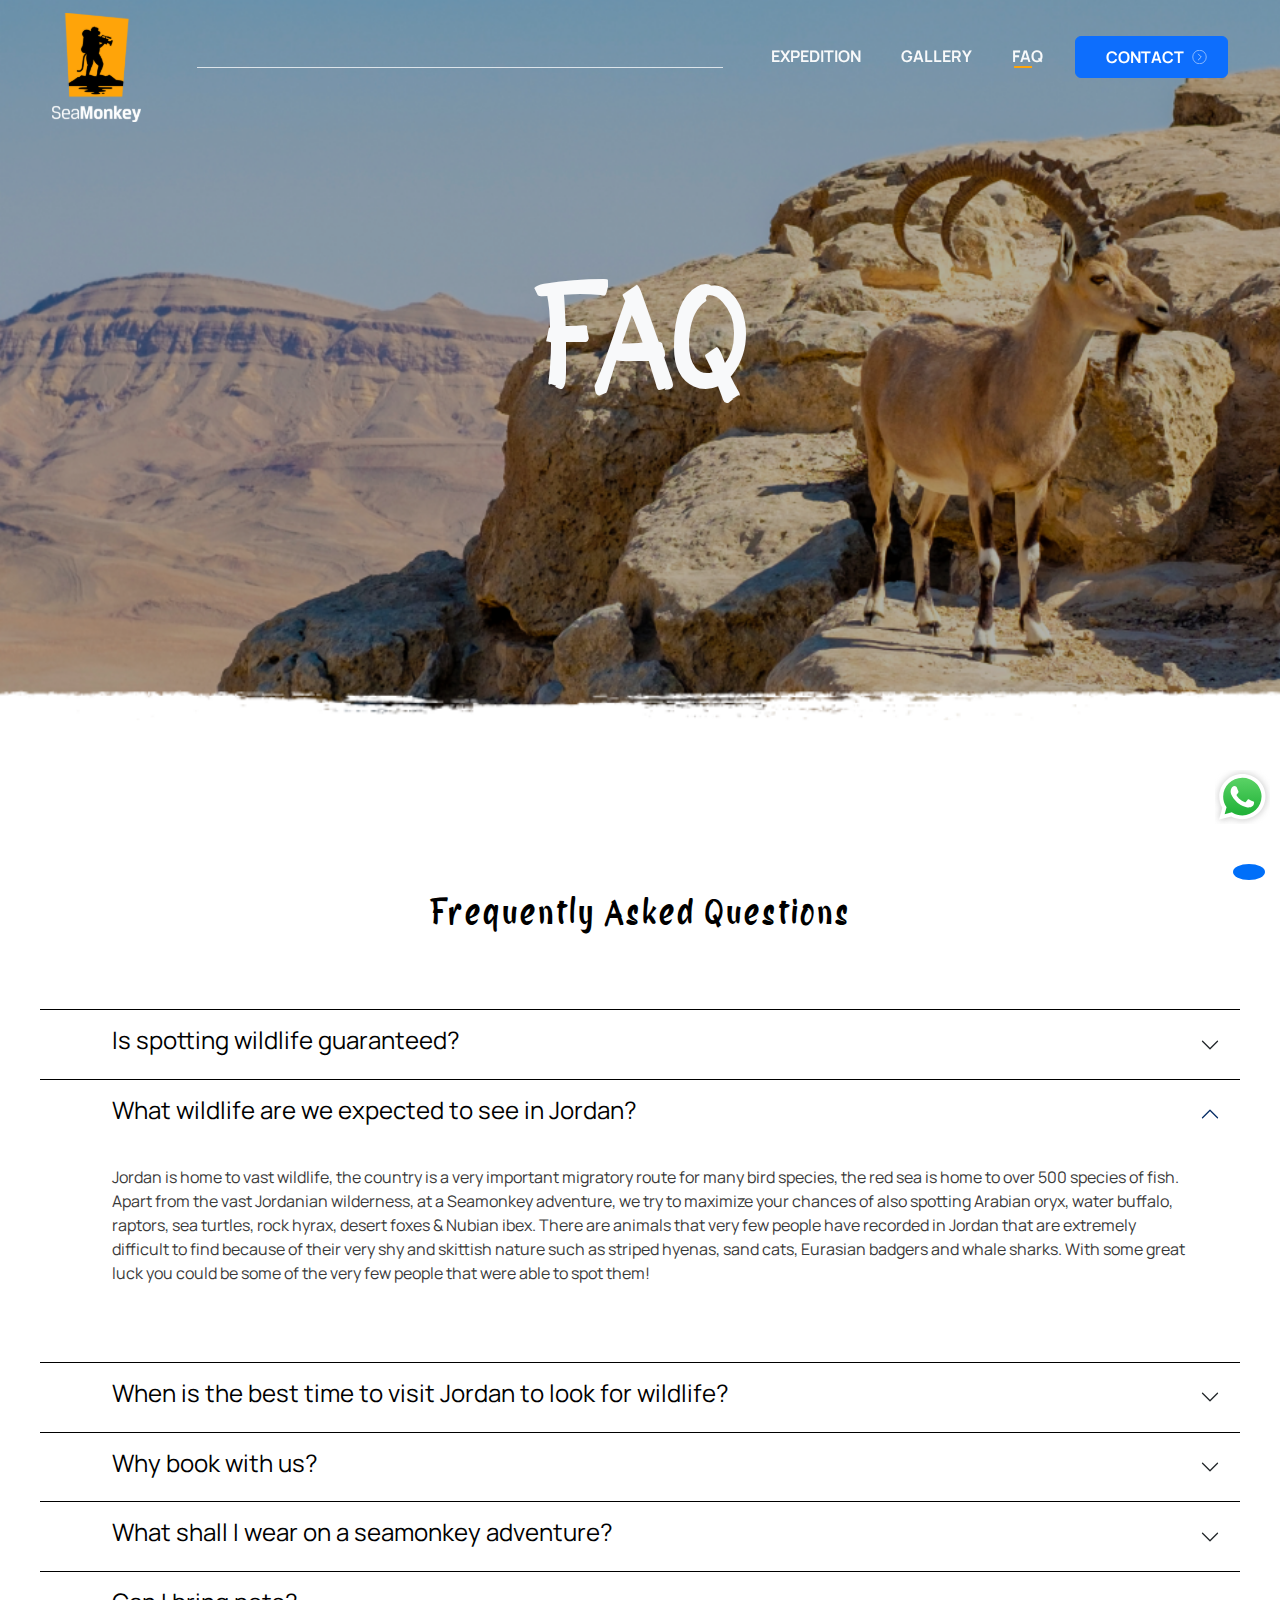
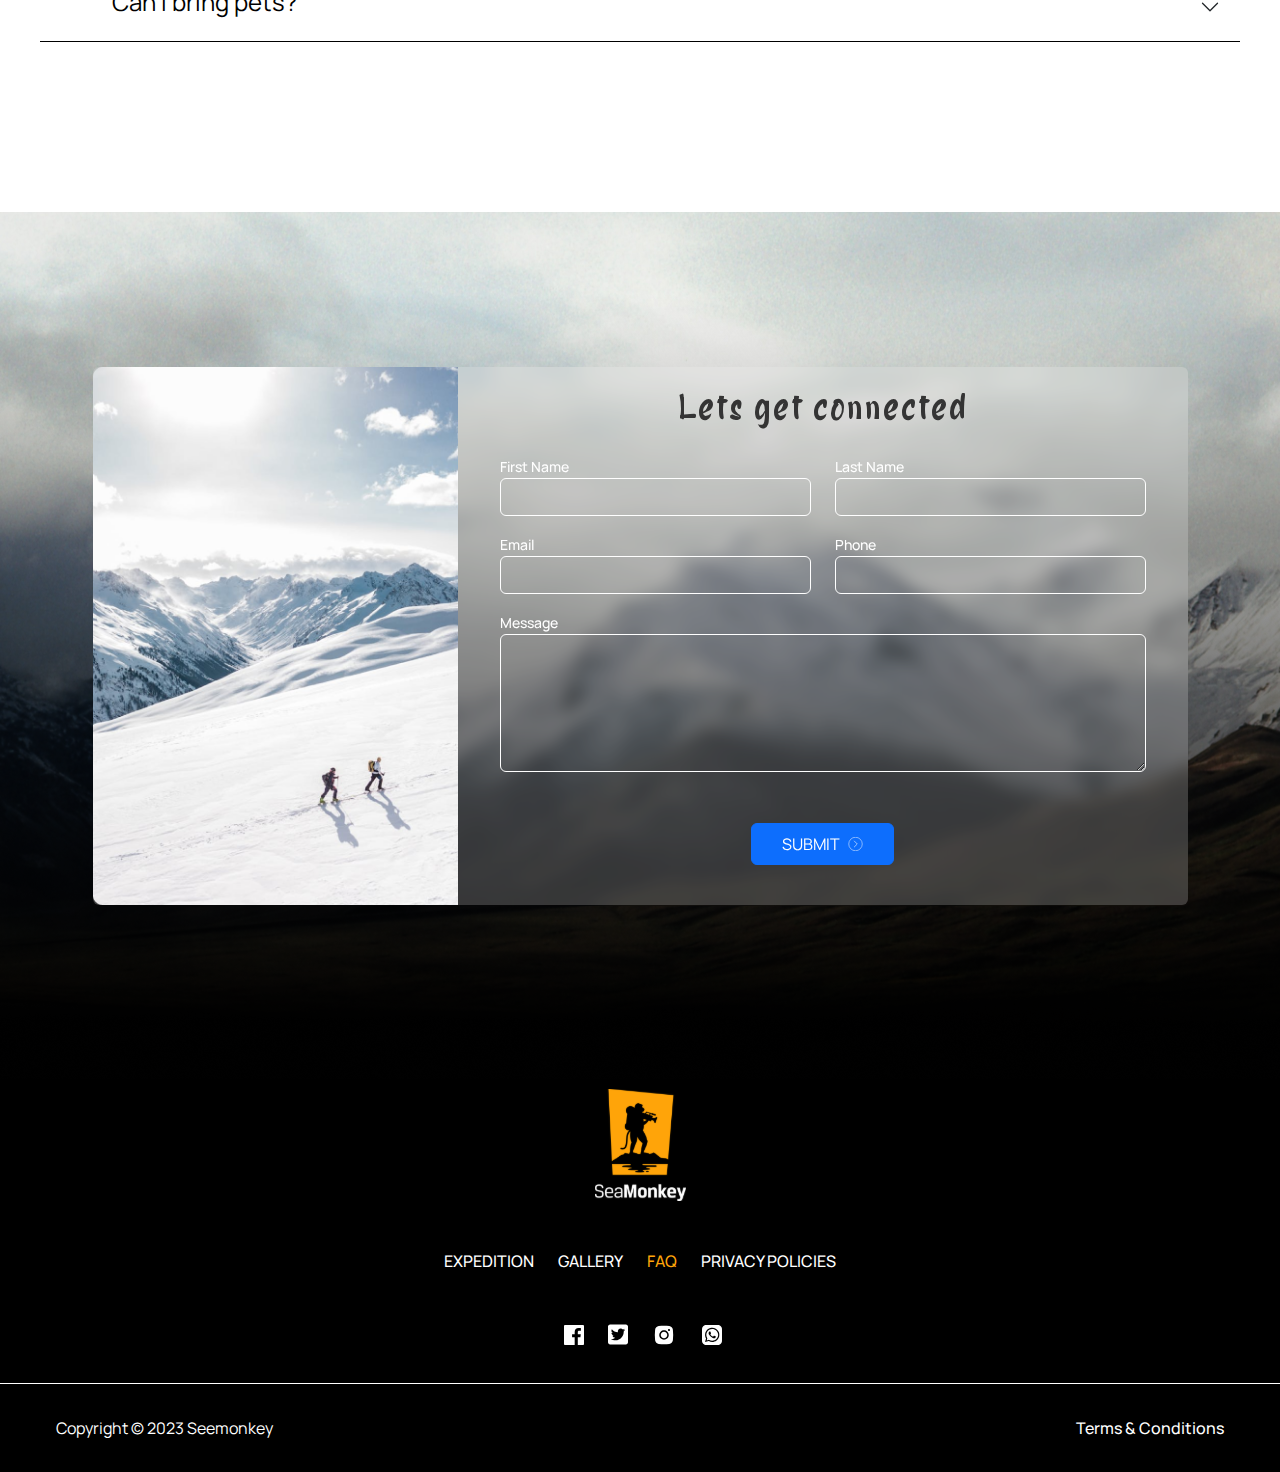
<file: pages/faq.html>
<!DOCTYPE html>
<html lang="en">

<head>
    <meta charset="UTF-8">
    <meta name="viewport" content="width=device-width, initial-scale=1.0">
    <title>Sea Monkey | Untamed Wilderness</title>

    <link rel="shortcut icon" href="../images/favicon.svg" type="image/x-icon">

    <!-- css linking  -->
    <link rel="stylesheet" href="../css/style.css">
    <link rel="stylesheet" href="../css/default.css">
    <link rel="stylesheet" href="../css/responsive.css">

    <!-- bootstrap linking  -->
    <link href="https://cdn.jsdelivr.net/npm/bootstrap@5.3.3/dist/css/bootstrap.min.css" rel="stylesheet"
        integrity="sha384-QWTKZyjpPEjISv5WaRU9OFeRpok6YctnYmDr5pNlyT2bRjXh0JMhjY6hW+ALEwIH" crossorigin="anonymous">

    <link rel="stylesheet" href="https://cdnjs.cloudflare.com/ajax/libs/font-awesome/6.5.1/css/all.min.css"
        integrity="sha512-DTOQO9RWCH3ppGqcWaEA1BIZOC6xxalwEsw9c2QQeAIftl+Vegovlnee1c9QX4TctnWMn13TZye+giMm8e2LwA=="
        crossorigin="anonymous" referrerpolicy="no-referrer" />


</head>

<body>

    <header id="navbar">
        <div class="container">
            <nav class="navbar navbar-expand-lg">
                <div class="container-fluid">
                    <a class="navbar-brand" href="../index.html">
                        <img src="../images/header_logo.svg" alt="Bootstrap">
                    </a>

                    <button class="navbar-toggler bg-light" type="button" data-bs-toggle="collapse"
                        data-bs-target="#navbarSupportedContent" aria-controls="navbarSupportedContent"
                        aria-expanded="false" aria-label="Toggle navigation">
                        <span class="navbar-toggler-icon bg-light"></span>
                    </button>
                    <hr class="hrcenter" width="547px" style="color: #ffffff; opacity: .75;">
                    <div class="collapse navbar-collapse" id="navbarSupportedContent">
                        <ul class="navbar-nav gap-4 mb-2 mb-lg-0 ms-auto text-center ">
                            <li class="nav-item">
                                <a class="nav-link active text-light " aria-current="page"
                                    href="../index.html">EXPEDITION</a>
                            </li>
                            <li class="nav-item">
                                <a class="nav-link active text-light" aria-current="page"
                                    href="../pages/gallery.html">GALLERY</a>
                            </li>
                            <li class="nav-item">
                                <a class="nav-link active text-light" aria-current="page" href="#faq">FAQ</a>
                                <img src="../images/faq-ylw.svg" alt="" class="active-link">
                            </li>
                            <li class="nav-item">
                                <a href="#form"><button type="button" class="btn btn-primary">CONTACT</button>
                                </a>
                            </li>
                        </ul>
                    </div>
                </div>
            </nav>
        </div>
    </header>

    <!-- home section  -->
    <section id="faq-home">
        <div class="wrapper">
            <section id="title">
                <div class="container text-light text-center">
                    <h1>FAQ</h1>
                </div>
            </section>
        </div>

    </section>


    <!-- FAQ section  -->
    <section id="faq">
        <div class="container">
            <div class="row mx-auto ">
                <div class="title col-lg-12">
                    <h2 class="text-center ">Frequently Asked Questions</h2>
                </div>
                <div class="accordion accordion-flush" id="accordionFlushExample" style="padding: 66px 0 70px 0;">
                    <hr style="display: none;">
                    <div class="accordion-item">
                        <h2 class="accordion-header" id="flush-headingTwo">
                            <button class="accordion-button collapsed" type="button" data-bs-toggle="collapse"
                                data-bs-target="#flush-collapseTwo" aria-expanded="false"
                                aria-controls="flush-collapseTwo" style="background-color: transparent; color: black;">
                                <h3>Is spotting wildlife guaranteed?</h3>
                            </button>
                        </h2>
                        <div id="flush-collapseTwo" class="accordion-collapse collapse"
                            aria-labelledby="flush-headingTwo" data-bs-parent="#accordionFlushExample">
                            <div class="accordion-body pe-md-5">Jordan is home to vast wildlife, the country is a very
                                important
                                migratory route for many bird species, the red sea is
                                home to over 500 species of fish. Apart from the vast Jordanian wilderness, at a
                                Seamonkey
                                adventure, we try to maximize
                                your chances of also spotting Arabian oryx, water buffalo, raptors, sea turtles, rock
                                hyrax,
                                desert foxes & Nubian ibex.
                                There are animals that very few people have recorded in Jordan that are extremely
                                difficult
                                to find because of their
                                very shy and skittish nature such as striped hyenas, sand cats, Eurasian badgers and
                                whale
                                sharks. With some great luck
                                you could be some of the very few people that were able to spot them!
                            </div>
                        </div>
                    </div>
                    <div class="accordion-item ">
                        <h2 class="accordion-header" id="flush-headingOne">
                            <button class="accordion-button" type="button" data-bs-toggle="collapse"
                                data-bs-target="#flush-collapseOne" aria-expanded="false"
                                aria-controls="flush-collapseOne" style="background-color: #ffffff; color: black;">
                                <h3>What wildlife are we expected to see in Jordan?</h3>
                            </button>
                        </h2>
                        <div id="flush-collapseOne" class="accordion-collapse" aria-labelledby="flush-headingOne"
                            data-bs-parent="#accordionFlushExample">
                            <div class="accordion-body pe-md-5">Jordan is home to vast wildlife, the country is a very
                                important
                                migratory route for many bird species, the red sea is
                                home to over 500 species of fish. Apart from the vast Jordanian wilderness, at a
                                Seamonkey
                                adventure, we try to maximize
                                your chances of also spotting Arabian oryx, water buffalo, raptors, sea turtles, rock
                                hyrax,
                                desert foxes & Nubian ibex.
                                There are animals that very few people have recorded in Jordan that are extremely
                                difficult
                                to find because of their
                                very shy and skittish nature such as striped hyenas, sand cats, Eurasian badgers and
                                whale
                                sharks. With some great luck
                                you could be some of the very few people that were able to spot them!
                            </div>
                        </div>
                    </div>

                    <div class="accordion-item">
                        <h2 class="accordion-header" id="flush-headingThree">
                            <button class="accordion-button collapsed" type="button" data-bs-toggle="collapse"
                                data-bs-target="#flush-collapseThree" aria-expanded="false"
                                aria-controls="flush-collapseThree" style="background-color: #ffffff; color: black;">
                                <h3>When is the best time to visit Jordan to look for wildlife?</h3>
                            </button>
                        </h2>
                        <div id="flush-collapseThree" class="accordion-collapse collapse"
                            aria-labelledby="flush-headingThree" data-bs-parent="#accordionFlushExample">
                            <div class="accordion-body pe-md-5">Jordan is home to vast wildlife, the country is a very
                                important
                                migratory route for many bird species, the red sea is
                                home to over 500 species of fish. Apart from the vast Jordanian wilderness, at a
                                Seamonkey
                                adventure, we try to maximize
                                your chances of also spotting Arabian oryx, water buffalo, raptors, sea turtles, rock
                                hyrax,
                                desert foxes & Nubian ibex.
                                There are animals that very few people have recorded in Jordan that are extremely
                                difficult
                                to find because of their
                                very shy and skittish nature such as striped hyenas, sand cats, Eurasian badgers and
                                whale
                                sharks. With some great luck
                                you could be some of the very few people that were able to spot them! </div>
                        </div>
                    </div>
                    <div class="accordion-item">
                        <h2 class="accordion-header" id="flush-headingFour">
                            <button class="accordion-button collapsed" type="button" data-bs-toggle="collapse"
                                data-bs-target="#flush-collapseFour" aria-expanded="false"
                                aria-controls="flush-collapseFour" style="background-color: transparent; color: black;">
                                <h3>Why book with us?</h3>
                            </button>
                        </h2>
                        <div id="flush-collapseFour" class="accordion-collapse collapse"
                            aria-labelledby="flush-headingFour" data-bs-parent="#accordionFlushExample">
                            <div class="accordion-body pe-md-5">Jordan is home to vast wildlife, the country is a very
                                important
                                migratory route for many bird species, the red sea is
                                home to over 500 species of fish. Apart from the vast Jordanian wilderness, at a
                                Seamonkey
                                adventure, we try to maximize
                                your chances of also spotting Arabian oryx, water buffalo, raptors, sea turtles, rock
                                hyrax,
                                desert foxes & Nubian ibex.
                                There are animals that very few people have recorded in Jordan that are extremely
                                difficult
                                to find because of their
                                very shy and skittish nature such as striped hyenas, sand cats, Eurasian badgers and
                                whale
                                sharks. With some great luck
                                you could be some of the very few people that were able to spot them!
                            </div>
                        </div>
                    </div>
                    <div class="accordion-item">
                        <h2 class="accordion-header" id="flush-headingFive">
                            <button class="accordion-button collapsed" type="button" data-bs-toggle="collapse"
                                data-bs-target="#flush-collapseFive" aria-expanded="false"
                                aria-controls="flush-collapseFive" style="background-color: transparent; color: black;">
                                <h3>What shall I wear on a seamonkey adventure?</h3>
                            </button>
                        </h2>
                        <div id="flush-collapseFive" class="accordion-collapse collapse"
                            aria-labelledby="flush-headingFive" data-bs-parent="#accordionFlushExample">
                            <div class="accordion-body pe-md-5">Jordan is home to vast wildlife, the country is a very
                                important
                                migratory route for many bird species, the red sea is
                                home to over 500 species of fish. Apart from the vast Jordanian wilderness, at a
                                Seamonkey
                                adventure, we try to maximize
                                your chances of also spotting Arabian oryx, water buffalo, raptors, sea turtles, rock
                                hyrax,
                                desert foxes & Nubian ibex.
                                There are animals that very few people have recorded in Jordan that are extremely
                                difficult
                                to find because of their
                                very shy and skittish nature such as striped hyenas, sand cats, Eurasian badgers and
                                whale
                                sharks. With some great luck
                                you could be some of the very few people that were able to spot them!
                            </div>
                        </div>
                    </div>
                    <div class="accordion-item">
                        <h2 class="accordion-header" id="flush-headingSix">
                            <button class="accordion-button collapsed" type="button" data-bs-toggle="collapse"
                                data-bs-target="#flush-collapseSix" aria-expanded="false"
                                aria-controls="flush-collapseSix" style="background-color: transparent; color: black;">
                                <h3>Can I bring pets?</h3>
                            </button>
                        </h2>
                        <div id="flush-collapseSix" class="accordion-collapse collapse"
                            aria-labelledby="flush-headingSix" data-bs-parent="#accordionFlushExample">
                            <div class="accordion-body pe-md-5">Jordan is home to vast wildlife, the country is a very
                                important
                                migratory route for many bird species, the red sea is
                                home to over 500 species of fish. Apart from the vast Jordanian wilderness, at a
                                Seamonkey
                                adventure, we try to maximize
                                your chances of also spotting Arabian oryx, water buffalo, raptors, sea turtles, rock
                                hyrax,
                                desert foxes & Nubian ibex.
                                There are animals that very few people have recorded in Jordan that are extremely
                                difficult
                                to find because of their
                                very shy and skittish nature such as striped hyenas, sand cats, Eurasian badgers and
                                whale
                                sharks. With some great luck
                                you could be some of the very few people that were able to spot them!
                            </div>
                        </div>
                    </div>
                    <hr style="display: none;">
                </div>


            </div>
    </section>

    <!-- contact section  -->
    <section id="contact">
        <div class="container p-4 p-sm-4 p-md-4 p-xl-0">
            <div class="row m-0 rounded-2" style="backdrop-filter: blur(8px); background-color: #ffffff33; ">
                <div class="col-lg-4 p-0">
                    <img src="../images/rounded.png" alt="" width="100%">
                </div>
                <div id="form" class="col-lg-8">
                    <h4 class="text-center m-0 p-4">Lets get connected</h4>
                    <form>
                        <div class="row" style="padding: 0px 30px;">
                            <div class="col-lg-6">
                                <div class="mb-3">
                                    <label for="fname" class="form-label mb-0">First Name</label>
                                    <input type="email" class="form-control" id="fname" aria-describedby="emailHelp">

                                </div>
                            </div>
                            <div class="col-lg-6">
                                <div class="mb-3">
                                    <label for="lname" class="form-label mb-0">Last Name</label>
                                    <input type="email" class="form-control" id="lname" aria-describedby="emailHelp">

                                </div>
                            </div>
                            <div class="col-lg-6">
                                <div class="mb-3">
                                    <label for="email" class="form-label mb-0">Email</label>
                                    <input type="email" class="form-control" id="email" aria-describedby="emailHelp"
                                        required>

                                </div>
                            </div>
                            <div class="col-lg-6">
                                <div class="mb-3">
                                    <label for="phone" class="form-label mb-0">Phone</label>
                                    <input type="email" class="form-control" id="phone" aria-describedby="emailHelp"
                                        required>

                                </div>
                            </div>
                            <div class="col-lg-12">
                                <div class="mb-0">
                                    <label for="msg" class="form-label m-0">Message</label>
                                    <textarea class="form-control " id="msg" style="height: 138px"></textarea>
                                </div>
                            </div>
                        </div>
                        <div class="button text-center">
                            <button type="submit" class="btn btn-primary">SUBMIT</button>
                        </div>
                    </form>
                </div>
            </div>
        </div>
    </section>

    <!-- footer section  -->
    <footer>
        <!-- Remove the container if you want to extend the Footer to full width. -->
        <div class="wrapper">
            <!-- Footer -->
            <div class="text-center text-white">
                <!-- Grid container -->
                <div class="container">
                    <!-- Section: Links -->
                    <section class="">

                        <div class="row">
                            <div class="col-12">
                                <a href="../index.html">
                                    <img src="../images/footer_logo.svg" alt="" style="padding-top: 10px;">
                                </a>
                            </div>
                        </div>

                        <!-- Grid row-->
                        <div class="row">
                            <ul class="d-sm-flex justify-content-center align-items-center column-gap-4 p-5 m-0">
                                <li><a href="../index.html">
                                        EXPEDITION
                                    </a>
                                </li>
                                <li>
                                    <a href="./gallery.html">
                                        GALLERY
                                    </a>
                                </li>
                                <li>
                                    <a href="#" style="color: #FFA509;">
                                        FAQ
                                    </a>
                                </li>
                                <li>
                                    <a href="#">PRIVACY POLICIES</a>
                                </li>
                            </ul>
                        </div>
                        <!-- Grid row-->
                    </section>
                    <!-- Section: Links -->


                    <!-- Section: Social -->
                    <section class="social text-center" style="margin-bottom: 36px;">
                        <ul class="d-flex justify-content-center ">
                            <li>
                                <a href="#" class="text-white me-4">
                                    <img src="../images/facebook.svg" alt="">
                                </a>
                            </li>
                            <li>
                                <a href="#" class="text-white me-4">
                                    <img src="../images/twitter-square.svg" alt="">
                                </a>
                            </li>
                            <li>
                                <a href="#" class="text-white me-4">
                                    <img src="../images/instagram-solid.svg" alt="">
                                </a>
                            </li>
                            <li>
                                <a href="#" class="text-white me-4">
                                    <img src="../images/whatsapp.svg" alt="">
                                </a>
                            </li>
                        </ul>


                    </section>
                    <!-- Section: Social -->

                </div>
                <hr class="opacity-100 " style="color:  #ffffff;" />

                <!-- Grid container -->

                <!-- Copyright -->
                <div class="container d-flex justify-content-between  p-3" style="background-color: rgba(0, 0, 0, 0.2)">
                    <p>Copyright &copy; 2023 Seemonkey</p>
                    <a href="#">Terms & Conditions</a>
                </div>
                <!-- Copyright -->
            </div>
            <!-- Footer -->
        </div>
        <!-- End of .container -->
    </footer>

    <!-- Button for toggle up and redirect to whatsapp -->
    <div>
        <a class="whats-app"
            href="https://api.whatsapp.com/send/?phone=%2B962799900914&text&type=phone_number&app_absent=0"
            target="_blank">
            <img src="../images/WhatsApp 1.svg" alt="">
        </a>
    </div>
    <div>
        <button onclick="topFunction()" id="myBtn" title="Go to top"><i class="fa-solid fa-arrow-up"
                style="color: #ffffff;"></i></button>
    </div>


    <!-- bootstrap script  -->
    <script src="https://cdn.jsdelivr.net/npm/bootstrap@5.3.3/dist/js/bootstrap.bundle.min.js"
        integrity="sha384-YvpcrYf0tY3lHB60NNkmXc5s9fDVZLESaAA55NDzOxhy9GkcIdslK1eN7N6jIeHz"
        crossorigin="anonymous"></script>

    <script src="https://cdnjs.cloudflare.com/ajax/libs/jquery/3.7.1/jquery.min.js"
        integrity="sha512-v2CJ7UaYy4JwqLDIrZUI/4hqeoQieOmAZNXBeQyjo21dadnwR+8ZaIJVT8EE2iyI61OV8e6M8PP2/4hpQINQ/g=="
        crossorigin="anonymous" referrerpolicy="no-referrer"></script>

    <script src="../js/main.js">
    </script>
    <script src="../assets/js/jquery.lightbox.js"></script>
    <script>
        $(document).ready(function () {
            // Initiate Lightbox
            $(function () {
                $('.gallery a').lightbox()
            })
        })

    </script>

</body>

</html>
</file>
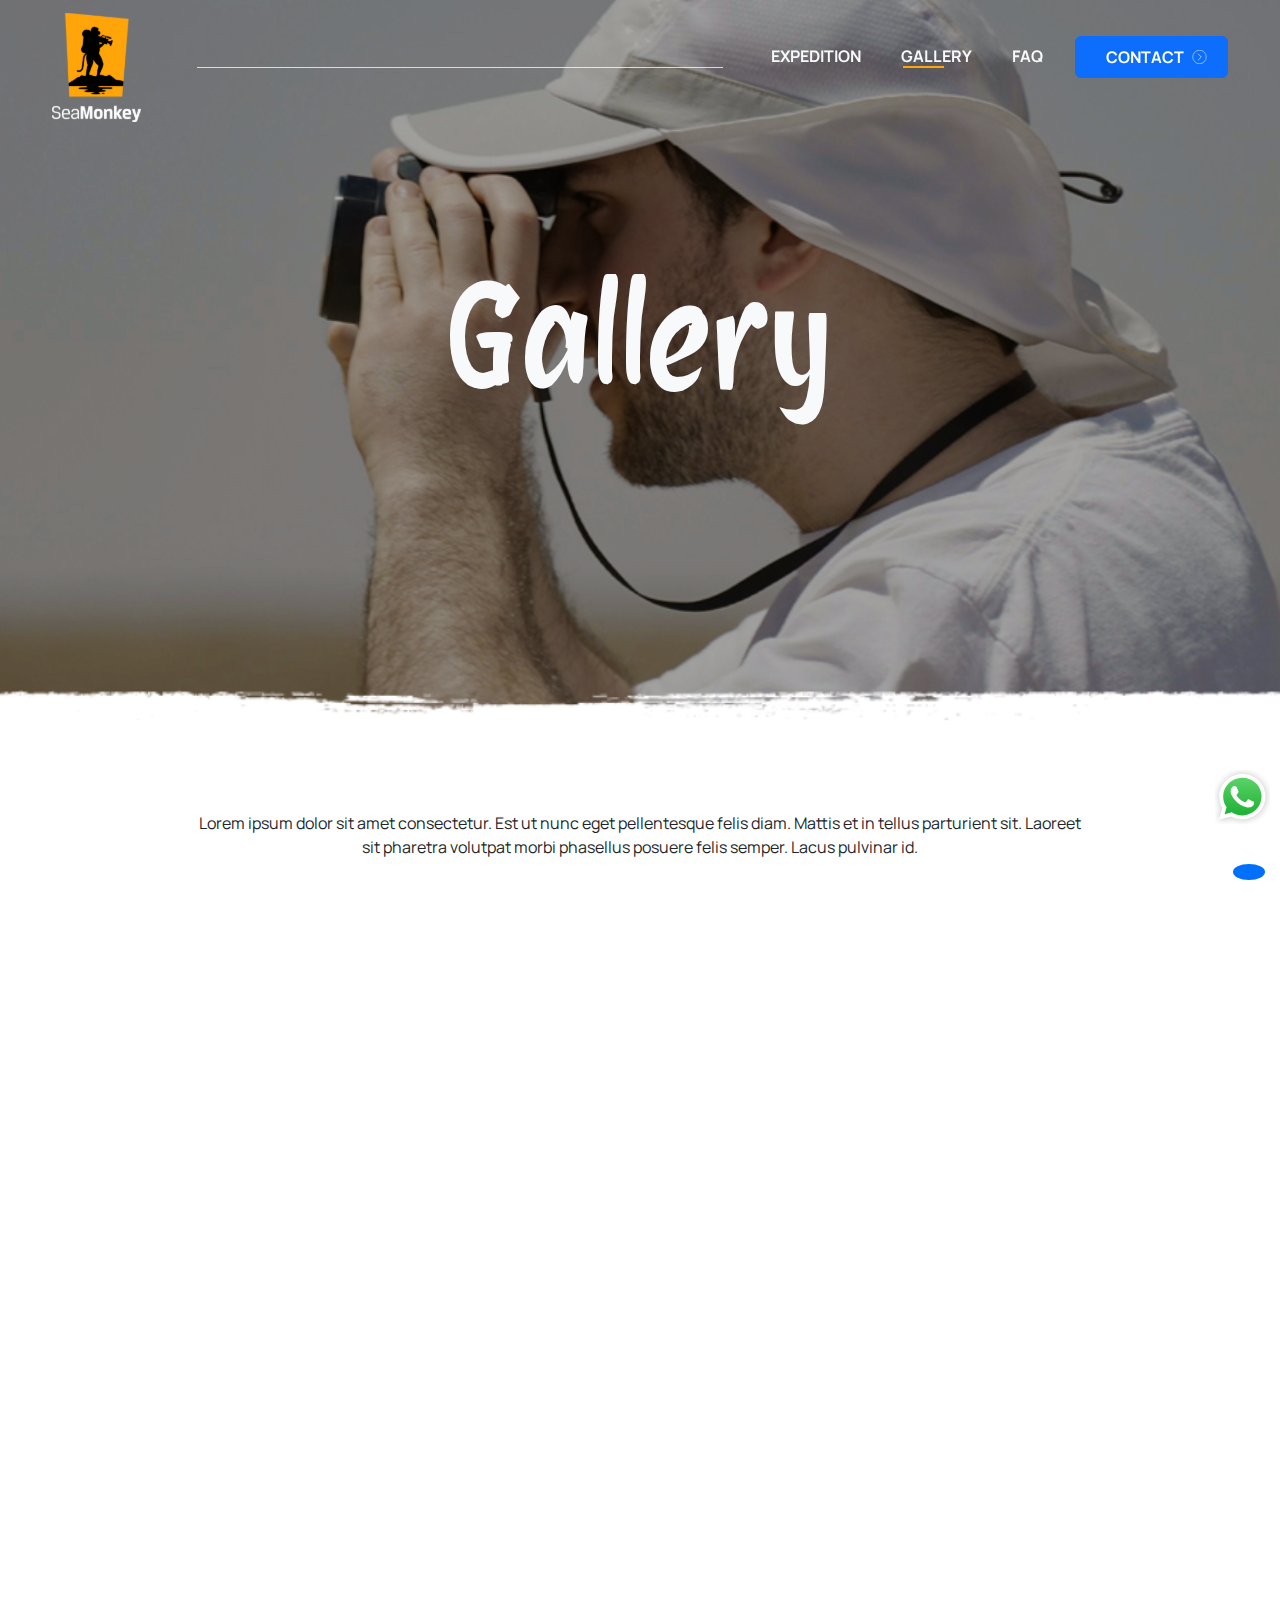
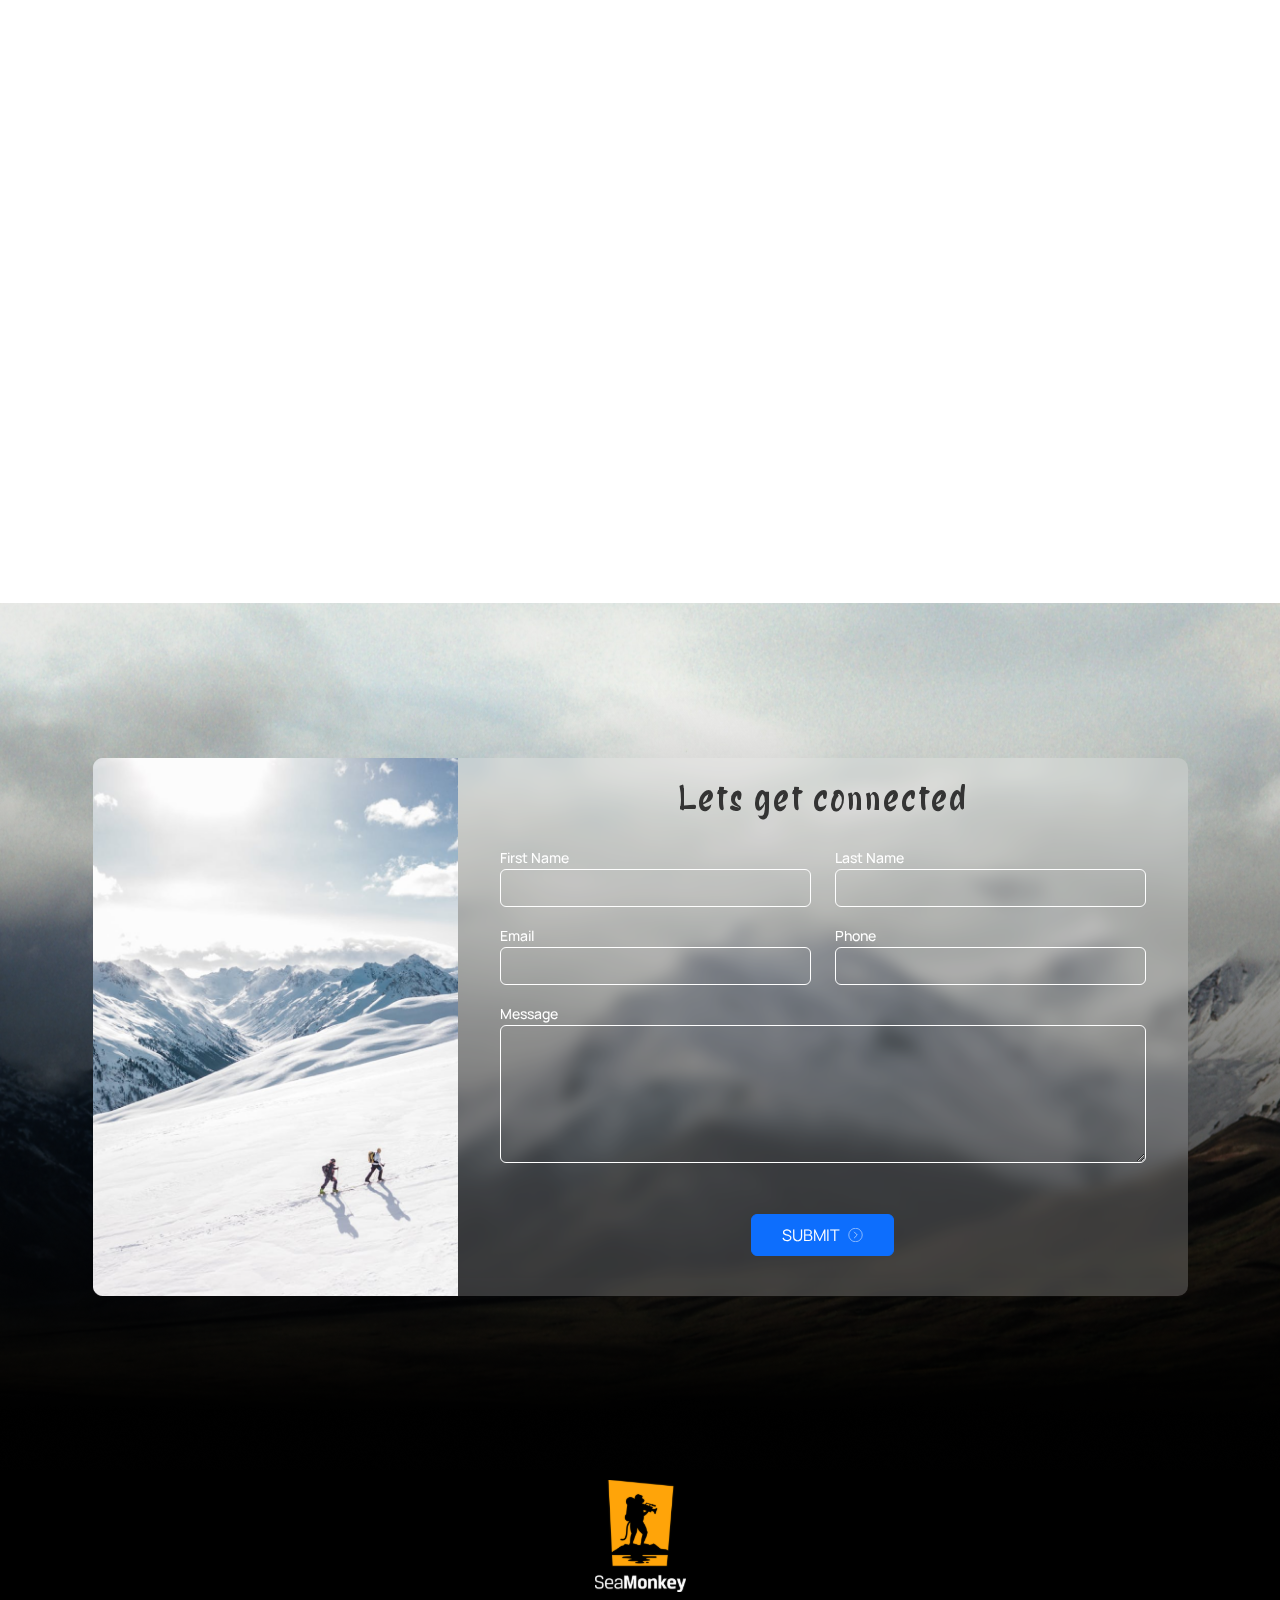
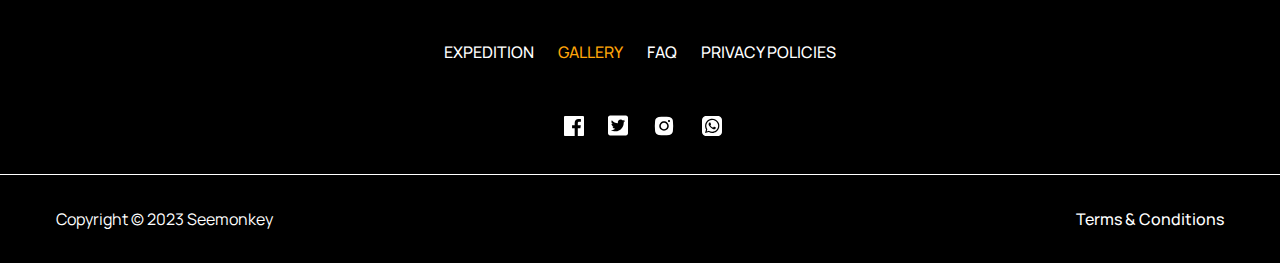
<file: pages/gallery.html>
<!DOCTYPE html>
<html lang="en">

<head>
    <meta charset="UTF-8">
    <meta name="viewport" content="width=device-width, initial-scale=1.0">
    <title>Sea Monkey Gallary | Untamed Wilderness</title>

    <link rel="shortcut icon" href="../images/favicon.svg" type="image/x-icon">

    <!-- css linking  -->
    <link rel="stylesheet" href="../css/style.css">
    <link rel="stylesheet" href="../css/default.css">
    <link rel="stylesheet" href="../css/responsive.css">

    <!-- bootstrap linking  -->
    <link href="https://cdn.jsdelivr.net/npm/bootstrap@5.3.3/dist/css/bootstrap.min.css" rel="stylesheet"
        integrity="sha384-QWTKZyjpPEjISv5WaRU9OFeRpok6YctnYmDr5pNlyT2bRjXh0JMhjY6hW+ALEwIH" crossorigin="anonymous">

    <link rel="stylesheet" href="https://cdnjs.cloudflare.com/ajax/libs/font-awesome/6.5.1/css/all.min.css"
        integrity="sha512-DTOQO9RWCH3ppGqcWaEA1BIZOC6xxalwEsw9c2QQeAIftl+Vegovlnee1c9QX4TctnWMn13TZye+giMm8e2LwA=="
        crossorigin="anonymous" referrerpolicy="no-referrer" />


    <link rel="stylesheet" href="../assets/css/jquery.lightbox.css">


</head>

<body>

    <header id="navbar">
        <div class="container">
            <nav class="navbar navbar-expand-lg">
                <div class="container-fluid">
                    <a class="navbar-brand" href="../index.html">
                        <img src="../images/header_logo.svg" alt="Bootstrap">
                    </a>

                    <button class="navbar-toggler bg-light" type="button" data-bs-toggle="collapse"
                        data-bs-target="#navbarSupportedContent" aria-controls="navbarSupportedContent"
                        aria-expanded="false" aria-label="Toggle navigation">
                        <span class="navbar-toggler-icon bg-light"></span>
                    </button>
                    <hr class="hrcenter" width="547px" style="color: #ffffff; opacity: .75;">
                    <div class="collapse navbar-collapse" id="navbarSupportedContent">
                        <ul class="navbar-nav gap-4 mb-2 mb-lg-0 ms-auto text-center ">
                            <li class="nav-item">
                                <a class="nav-link active text-light " aria-current="page"
                                    href="../index.html">EXPEDITION</a>
                            </li>
                            <li class="nav-item">
                                <a class="nav-link active text-light" aria-current="page"
                                    href="#gallery-items">GALLERY</a>
                                <img src="../images/gallary-ylw.svg" alt="" class="gallary-link">
                            </li>
                            <li class="nav-item">
                                <a class="nav-link active text-light" aria-current="page"
                                    href="../pages/faq.html">FAQ</a>
                            </li>
                            <li class="nav-item">
                                <a href="#form"><button type="button" class="btn btn-primary">CONTACT</button>
                                </a>
                            </li>
                        </ul>
                    </div>
                </div>
            </nav>
        </div>
    </header>

    <!-- home section  -->
    <section id="gallery-home">
        <div class="wrapper">
            <!-- header  -->
            <!-- home title  -->
            <section id="title">
                <div class="container text-light text-center">
                    <h1>Gallery</h1>
                </div>
            </section>
        </div>
    </section>


    <!-- Gallary section -->
    <section id="gallery-items">
        <div class="container">
            <div class="row">
                <div class="col-12">
                    <p class="text-center w-75 mx-auto" style="padding: 34px 0px 60px 0px;">Lorem ipsum dolor sit amet
                        consectetur. Est ut nunc eget
                        pellentesque
                        felis
                        diam. Mattis et in tellus parturient sit.
                        Laoreet sit pharetra volutpat morbi phasellus posuere felis semper. Lacus pulvinar id.</p>
                </div>
            </div>
            <div class="row tag">
                <div class=" col-lg-5 col-md-12 rounded mb-4">
                    <div class="row">
                        <div class="videoframe col-lg-12 ps-lg-0 pe-lg-3">
                            <div class="gallery">
                                <a href="../images/Gallery1.png"><img src="../images/Gallery1.png" alt=""></a>
                            </div>
                        </div>

                    </div>
                </div>

                <div class="col-lg-7">
                    <div class="row">
                        <div class="imgBox col-md-6 rounded p-lg-0 px-lg-3">
                            <div class="videoframe col-lg-12" style="padding-bottom: 30px;">
                                <div class="gallery">
                                    <a href="../images/Gallery2.png"><img src="../images/Gallery2.png" alt=""></a>
                                </div>
                            </div>
                        </div>
                        <div class="imgBox col-md-6 rounded ps-lg-3 pe-lg-0">
                            <div class="videoframe col-lg-12" style="padding-bottom: 30px;">
                                <div class="gallery">
                                    <a href="../images/Gallery3.png"><img src="../images/Gallery3.png" alt=""></a>
                                </div>
                            </div>
                        </div>
                    </div>
                    <div class="row">
                        <div class="videoframe col-lg-12 ps-lg-3 pe-lg-0 pb-3">
                            <div class="gallery">
                                <a href="../images/Gallery4.png"><img src="../images/Gallery4.png" alt=""></a>
                            </div>
                        </div>

                    </div>
                    <!-- Gallery -->
                </div>
            </div>

            <div class="row tag">


                <div class="col-lg-7">
                    <div class="row">
                        <div class="imgBox col-md-6 rounded pe-lg-3 ps-lg-0 pt-3">
                            <div class="videoframe col-lg-12" style="padding-bottom: 30px;">
                                <div class="gallery">
                                    <a href="../images/gallery5.png"><img src="../images/gallery5.png" alt=""></a>
                                </div>
                            </div>
                        </div>
                        <div class="imgBox col-md-6 rounded  pe-lg-3 px-lg-3 pt-md-3">
                            <div class="videoframe col-lg-12" style="padding-bottom: 30px;">
                                <div class="gallery">
                                    <a href="../images/gallary6.png"><img src="../images/gallary6.png" alt=""></a>
                                </div>
                            </div>
                        </div>
                    </div>
                    <div class="row">
                        <div class="videoframe col-lg-12 ps-lg-0 pe-lg-3 pb-3">
                            <div class="gallery">
                                <a href="../images/gallary7.png"><img src="../images/gallary7.png" alt=""></a>
                            </div>
                        </div>

                    </div>
                    <!-- Gallery -->
                </div>
                <div class=" col-lg-5 col-md-12 rounded mb-4">
                    <div class="row">
                        <div class="videoframe col-lg-12 pe-lg-0 ps-lg-3 pt-3">
                            <div class="gallery">
                                <a href="../images/gallary8.png"><img src="../images/gallary8.png" alt=""></a>
                            </div>
                        </div>

                    </div>
                </div>
            </div>





        </div>
    </section>


    <!-- contact section  -->
    <section id="contact">
        <div class="container p-4 p-sm-4 p-md-4 p-xl-0">
            <div class="row m-0" style="backdrop-filter: blur(8px); background-color: #ffffff33; border-radius: 10px;">
                <div class="col-lg-4 p-0">
                    <img src="../images/rounded.png" alt="" width="100%">
                </div>
                <div id="form" class="col-lg-8">
                    <h4 class="text-center m-0 p-4">Lets get connected</h4>
                    <form>
                        <div class="row" style="padding: 0px 30px;">
                            <div class="col-lg-6">
                                <div class="mb-3">
                                    <label for="fname" class="form-label mb-0">First Name</label>
                                    <input type="email" class="form-control" id="fname" aria-describedby="emailHelp">

                                </div>
                            </div>
                            <div class="col-lg-6">
                                <div class="mb-3">
                                    <label for="lname" class="form-label mb-0">Last Name</label>
                                    <input type="email" class="form-control" id="lname" aria-describedby="emailHelp">

                                </div>
                            </div>
                            <div class="col-lg-6">
                                <div class="mb-3">
                                    <label for="email" class="form-label mb-0">Email</label>
                                    <input type="email" class="form-control" id="email" aria-describedby="emailHelp"
                                        required>

                                </div>
                            </div>
                            <div class="col-lg-6">
                                <div class="mb-3">
                                    <label for="phone" class="form-label mb-0">Phone</label>
                                    <input type="email" class="form-control" id="phone" aria-describedby="emailHelp"
                                        required>

                                </div>
                            </div>
                            <div class="col-lg-12">
                                <div class="mb-0">
                                    <label for="msg" class="form-label m-0">Message</label>
                                    <textarea class="form-control " id="msg" style="height: 138px"></textarea>
                                </div>
                            </div>
                        </div>
                        <div class="button text-center">
                            <button type="submit" class="btn btn-primary">SUBMIT</button>
                        </div>
                    </form>
                </div>
            </div>
        </div>
    </section>

    <!-- footer section  -->
    <footer>
        <!-- Remove the container if you want to extend the Footer to full width. -->
        <div class="wrapper">
            <!-- Footer -->
            <div class="text-center text-white">
                <!-- Grid container -->
                <div class="container">
                    <!-- Section: Links -->
                    <section class="">

                        <div class="row">
                            <div class="col-12">
                                <a href="../index.html">
                                    <img src="../images/footer_logo.svg" alt="" style="padding-top: 10px;">
                                </a>
                            </div>
                        </div>

                        <!-- Grid row-->
                        <div class="row">
                            <ul class="d-sm-flex justify-content-center align-items-center column-gap-4 p-5 m-0">
                                <li><a href="../index.html">
                                        EXPEDITION
                                    </a>
                                </li>
                                <li>
                                    <a href="#" style="color: #FFA509;">
                                        GALLERY
                                    </a>
                                </li>
                                <li>
                                    <a href="./faq.html">
                                        FAQ
                                    </a>
                                </li>
                                <li>
                                    <a href="#">PRIVACY POLICIES</a>
                                </li>
                            </ul>
                        </div>
                        <!-- Grid row-->
                    </section>
                    <!-- Section: Links -->


                    <!-- Section: Social -->
                    <section class="social text-center" style="margin-bottom: 36px;">
                        <ul class="d-flex justify-content-center ">
                            <li>
                                <a href="" class="text-white me-4">
                                    <img src="../images/facebook.svg" alt="">
                                </a>
                            </li>
                            <li>
                                <a href="" class="text-white me-4">
                                    <img src="../images/twitter-square.svg" alt="">
                                </a>
                            </li>
                            <li>
                                <a href="" class="text-white me-4">
                                    <img src="../images/instagram-solid.svg" alt="">
                                </a>
                            </li>
                            <li>
                                <a href="" class="text-white me-4">
                                    <img src="../images/whatsapp.svg" alt="">
                                </a>
                            </li>
                        </ul>


                    </section>
                    <!-- Section: Social -->

                </div>
                <hr class="opacity-100 " style="color:  #ffffff;" />

                <!-- Grid container -->

                <!-- Copyright -->
                <div class="container d-flex justify-content-between  p-3" style="background-color: rgba(0, 0, 0, 0.2)">
                    <p>Copyright &copy; 2023 Seemonkey</p>
                    <a href="#">Terms & Conditions</a>
                </div>
                <!-- Copyright -->
            </div>
            <!-- Footer -->
        </div>
        <!-- End of .container -->
    </footer>

    <!-- Button for toggle up and redirect to whatsapp -->
    <div>
        <a class="whats-app"
            href="https://api.whatsapp.com/send/?phone=%2B962799900914&text&type=phone_number&app_absent=0"
            target="_blank">
            <img src="../images/WhatsApp 1.svg" alt="">
        </a>
    </div>
    <div>
        <button onclick="topFunction()" id="myBtn" title="Go to top"><i class="fa-solid fa-arrow-up"
                style="color: #ffffff;"></i></button>
    </div>


    <!-- bootstrap script  -->
    <script src="https://cdn.jsdelivr.net/npm/bootstrap@5.3.3/dist/js/bootstrap.bundle.min.js"
        integrity="sha384-YvpcrYf0tY3lHB60NNkmXc5s9fDVZLESaAA55NDzOxhy9GkcIdslK1eN7N6jIeHz"
        crossorigin="anonymous"></script>

    <script src="https://cdnjs.cloudflare.com/ajax/libs/jquery/3.7.1/jquery.min.js"
        integrity="sha512-v2CJ7UaYy4JwqLDIrZUI/4hqeoQieOmAZNXBeQyjo21dadnwR+8ZaIJVT8EE2iyI61OV8e6M8PP2/4hpQINQ/g=="
        crossorigin="anonymous" referrerpolicy="no-referrer"></script>

    <script src="../js/main.js">
    </script>
    <script src="../assets/js/jquery.lightbox.js"></script>
    <script>
        $(document).ready(function () {
            // Initiate Lightbox
            $(function () {
                $('.gallery a').lightbox()
            })
        })

    </script>

</body>

</html>
</file>
<file: css/style.css>
* {
    margin: 0;
    padding: 0;
    box-sizing: border-box;
    list-style: none;
    font-family: Manrope;
    scroll-behavior: smooth;
}

@font-face {
    font-family: b Bagian;
    src: url(../fonts/b_bagian/bBagian.ttf);
}

@font-face {
    font-family: Manrope;
    src: url(../fonts/Manrope/Manrope-Regular.ttf);
}

@font-face {
    font-family: Manrop SemiBold;
    src: url(../fonts/Manrope/Manrope-SemiBold.ttf);
}

@font-face {
    font-family: Manrop Medium;
    src: url(../fonts/Manrope/Manrope-Medium.ttf);
}

@font-face {
    font-family: Manrop Bold;
    src: url(../fonts/Manrope/Manrope-Bold.ttf);
}

@font-face {
    font-family: Manrop ExtraBold;
    src: url(../fonts/Manrope/Manrope-ExtraBold.ttf);
}

/* ================================== */

.container {
    max-width: 1200px !important;
    margin: 0 auto;
    padding: 0 !important;
}

.card {
    border: none !important;
}

.btn-primary:hover,
.btn-primary:focus,
.btn-primary:active,
.btn-primary.active,
.open>.dropdown-toggle.btn-primary {
    color: #fff;
    background-color: #FFA509 !important;
    border-color: #FFA509 !important;
    /*set the color you want here*/
}

.whats-app {
    position: fixed;
    width: 50px;
    height: 50px;
    bottom: 80px;
    text-align: center;
    font-size: 30px;
    right: 15px;
    z-index: 100;
}

.whats-app:hover {
    transform: scale(1.1);
    transition: 0.5s ease;
}

#myBtn {
    position: fixed;
    bottom: 20px;
    right: 15px;
    z-index: 99;
    border: none;
    outline: none;
    background-color: #006FF9;
    color: white;
    cursor: pointer;
    padding: 8px 16px;
    border-radius: 50%;
    font-size: 18px;
}

#myBtn:hover {
    background-color: #0070f9dc;
}

.ui-state-active,
.ui-widget-content .ui-state-active,
.ui-widget-header .ui-state-active,
a.ui-button:active,
.ui-button:active,
.ui-button.ui-state-active:hover {
    border: 1px solid #FFA509 !important;
    background: #ffffff !important;
    font-weight: normal;
    color: #000000 !important;
}

.ui-state-active a,
.ui-state-active a:link,
.ui-state-active a:visited {
    border: 1px solid #FFA509 !important;
    color: #000000 !important;
    text-decoration: none;
}


html .ui-button.ui-state-disabled:active {
    border: 1px solid #FFA509 !important;
    background: #fff !important;
    font-weight: normal;
    color: #454545;
}

.ui-state-default,
.ui-widget-content .ui-state-default,
.ui-widget-header .ui-state-default,
.ui-button {
    border: 1px solid #ffffff !important;
    background: #fff !important;
    font-weight: normal;
    color: #454545;
}

.ui-widget-content {
    border: none !important;
    background: #ffffff;
    color: #333333;
}

.owl-carousel.owl-drag .owl-item {
    display: flex !important;
    justify-content: center !important;
}

.ui-tabs .ui-tabs-panel {
    padding: 0px !important;
}

.ui-tabs .ui-tabs-nav li.ui-tabs-active .ui-tabs-anchor {
    color: #FFA509 !important;
}

.owl-carousel .owl-item img {
    width: auto !important;
}


.tag {
    opacity: 0;
    transform: translate(0, 10vh);
    transition: all 1s;
}

.tag.visible {
    opacity: 1;
    transform: translate(0, 0);
}

#home,
#gallery-home,
#faq-home {
    animation: fadeInAnimation ease 1s;
    animation-iteration-count: 1;
    animation-fill-mode: forwards;
}

@keyframes fadeInAnimation {
    0% {
        opacity: 0;
        transform: translate(0, 10vh);
    }

    100% {
        opacity: 1;
        transform: none;
    }
}

.accordion-button:not(.collapsed) {
    box-shadow: none !important;
}

.accordion-button:focus {
    box-shadow: none !important;
}



/* ================Home================== */


header {
    position: fixed;
    z-index: 99;
    width: 100%;
}

header a {
    font-family: Manrop Bold;
}

header .container-fluid {
    grid-gap: 40px;
}

header .btn {
    text-align: left;
    background-image: url(../images/GallarySVG.svg);
    background-repeat: no-repeat;
    background-position: center right 20px;
    width: 153px;
    min-height: 42px;
    padding-left: 30px;
}

header ul li a:hover,
footer .link:hover {
    color: #FFA509 !important;
}

#home .bg-img {
    position: relative;
    background-image: url(../images/home_bg.gif);
    background-repeat: no-repeat;
    background-size: cover;
    background-position: center;
    min-height: 777px;
}

#home #title h1 {
    font-family: b Bagian;
    font-size: 150px;
    padding-top: 260px;
}

#home #title h4 {
    font-family: Manrop ExtraBold;
    font-size: 48px;
}

#home #title p {
    font-family: Manrop Medium;
    font-size: 24px;
    padding: 47px 0 15px 0;
}

#home #title .btn {
    text-align: left;
    background-image: url(../images/GallarySVG.svg);
    background-repeat: no-repeat;
    background-position: center right 30px;
    width: 180px;
    min-height: 42px;
    padding-left: 30px;
}

#home .home-btn:hover {
    background-color: #57d163 !important;
    border: 1px solid #57d163 !important;
}

/* ================about================== */

#about {
    background-image: url(../images/explore_bg.png);
    background-position: right;
    background-size: contain;
    background-repeat: no-repeat;
    /* background-attachment: fixed; */
}

#about h2 {
    font-family: b Bagian;
    color: #1B1B1B;
    font-size: 36px;
    line-height: 39.23px;
    letter-spacing: 2px;
}

#about h6 {
    color: #393939;
    font-size: 24px;
    padding: 25px 0;
    font-weight: 400;
    line-height: 32px;
}

#about p {
    color: #393939;
    font-size: 16px;
    line-height: 26px;
}

/* ================Expedition================== */

#expedition {
    display: flex;
    align-items: center;
}

#expedition .button {
    padding: 100px 0;
}

#expedition .button .btn {
    text-align: left;
    background-image: url(../images/GallarySVG.svg);
    background-repeat: no-repeat;
    background-position: center right 30px;
    width: 200px;
    min-height: 42px;
    padding-left: 30px;
}

#expedition h2 {
    font-family: b Bagian;
    color: #000000;
    font-size: 36px;
    line-height: 39.23px;
    letter-spacing: 2px;
    padding-top: 117px;
}

#expedition .para {
    color: #000000;
    font-size: 16px;
    line-height: 26px;
    /* padding-top: 5px; */
}

.icon {
    color: #000;
    text-decoration: none;
    justify-content: center;
    display: flex;
    flex-direction: column;
    align-items: center;
    width: 103px;
    height: 112px;
    transition: .5s ease;
    border: 1px solid #FFA50900;
}

.icon:hover {
    border-radius: 5px;
    border: 1px solid #FFA509;
}

/* #expedition .card-body div {
    display: flex;
    justify-content: space-between;
    align-items: center;
} */
#expedition .card {
    z-index: 2;
}

#expedition .card h4 {
    font-family: Manrop Medium;
    font-size: 20px;
    letter-spacing: 1.1px;
}

#expedition .card p {
    border-radius: 3px;
    padding: 3px 17.61px;
    font-family: Manrop Medium;
    color: #393939;
    font-size: 16px;
    background: rgba(255, 165, 9, 0.5);
}

#expedition .card .location {
    padding: 15px 0;
}

#expedition .top-icon {
    width: 50px;
    height: 46px;
    right: 0;
    border-radius: 0px 0px 0px 20px;
    background-color: rgb(255, 255, 255, .6);
    padding: 7px 9px;
}



/* ================================== */

#gallery {
    background-image: url(../images/GalleryBG.png);
    background-attachment: fixed;
    background-repeat: no-repeat;
    background-position: center;
    background-size: cover;
    min-height: 925px;
    padding-top: 91px;
}



#gallery h2 {
    font-family: b Bagian;
    color: #FFFFFF;
    font-size: 36px;
    line-height: 39.23px;
    letter-spacing: 2px;
}

#gallery p {
    color: #FFFFFF;
    font-size: 16px;
    line-height: 26px;
    padding: 5px 0px 52px 0px;
}

#gallery .button {
    font-family: Manrop SemiBold;
    padding: 70px 0;
}

#gallery .btn,
#faq .btn {
    text-align: left;
    background-image: url(../images/GallarySVG.svg);
    background-repeat: no-repeat;
    background-position: center right 30px;
    width: 153px;
    min-height: 42px;
    padding-left: 30px;
}

/* ================FAQ================== */

#faq {
    min-height: 915px;
    display: flex;
    justify-content: center;
    align-items: center;
    padding: 119px 0px 100px 0px;
}

#faq h3 {
    font-size: 24px;
}

#faq .accordion-body {
    font-size: 16px;
    color: #393939;
    /* padding: 20px 0 77px 0; */
}

#faq h2 {
    font-family: b Bagian;
    color: #000000;
    font-size: 36px;
    line-height: 39.23px;
    letter-spacing: 2px;
}

#faq p {
    color: #000000;
    font-size: 16px;
    line-height: 26px;
    padding-top: 5px;
}

.accordion-item {
    border-color: #000000 !important;
}

/* ================contact================== */

#contact {
    background-image: url(../images/contact_bg.png);
    background-repeat: no-repeat;
    background-size: cover;
    background-position: center;
    min-height: 867px;
    display: flex;
    align-items: center;
}

#contact .container {
    max-width: 1095px !important;
    min-height: 558px !important;
    background-color: transparent;
}

#contact h4 {
    color: #343434;
    font-family: b Bagian;
    font-size: 36px;
    line-height: 39.23px;
    letter-spacing: 2px;
    padding-top: 29px;
}

#contact input,
#contact textarea {
    background-color: transparent;
    border-color: #FFFFFF;
    color: #ffffff;
}

#contact label {
    color: #FFFFFF;
    font-family: Manrop Medium;
    font-size: 14px;
}

#contact .button {
    padding: 51px 0 36px 0;
}

#contact .btn {
    text-align: left;
    background-image: url(../images/GallarySVG.svg);
    background-repeat: no-repeat;
    background-position: center right 30px;
    width: 143px;
    min-height: 42px;
    padding-left: 30px !important;
}



/* ================Footer================== */

footer {
    background-color: #000000;
}

footer a {
    font-family: Manrop Medium;
    text-decoration: none;
    color: #fff;
}

footer a:hover {
    color: #FFA509;
}


footer .social a img:hover {
    opacity: 0.5;
}

/* ================================== */



/* Gallery.html  */

#gallery-home .wrapper {
    position: relative;
    background-image: url(../images/gallary_bg.png);
    background-repeat: no-repeat;
    background-size: cover;
    background-position: center;
    min-height: 777px;
}

#gallery-home #title h1,
#faq-home #title h1 {
    font-family: b Bagian;
    font-size: 150px;
    padding-top: 260px;
}

#gallery {
    background-image: url(../images/GalleryBG.png);
    background-attachment: fixed;
    background-repeat: no-repeat;
    background-position: center;
    background-size: cover;
    min-height: 925px;
    padding-top: 91px;
}



#gallery h2 {
    font-family: b Bagian;
    color: #FFFFFF;
    font-size: 36px;
    line-height: 39.23px;
    letter-spacing: 2px;
}

#gallery p {
    color: #FFFFFF;
    font-size: 16px;
    line-height: 26px;
    padding: 5px 0px 52px 0px;
}

#gallery .button {
    font-family: Manrop SemiBold;
    padding: 70px 0;
}



#gallery .btn,
#faq .btn {
    text-align: left;
    background-image: url(../images/GallarySVG.svg);
    background-repeat: no-repeat;
    background-position: center right 30px;
    width: 153px;
    min-height: 42px;
    padding-left: 30px;
}

.videoframe {
    width: 100%;
    height: 100%;
    border-radius: 20px;
    /* margin-right: 20px; */
}

.videoframe div:not(.top-icon) {
    border-radius: 20px;
    width: 100%;
    height: 100%;
    overflow: hidden;
}

.videoframe img:not(.right-img) {

    width: 100%;
    height: 100%;
    -webkit-transition: all 1s ease;
    -moz-transition: all 1s ease;
    -o-transition: all 1s ease;
    -ms-transition: all 1s ease;
    transition: all 0.5s ease;
}

.videoframe:hover img:not(.right-img) {
    width: 100%;
    height: 100%;
    transform: scale(1.08);
}

.active-link {
    position: relative;
    left: -5px;
    top: -22px;
}

.gallary-link {
    position: relative;
    left: -13px;
    top: -22px;
}


/* faq.html  */

#faq-home .wrapper {
    position: relative;
    background-image: url(../images/faqhome.png);
    background-repeat: no-repeat;
    background-size: cover;
    background-position: center;
    min-height: 777px;
}
</file>
<file: css/default.css>
html,
body,
div,
span,
applet,
object,
iframe,
h1,
h2,
h3,
h4,
h5,
h6,
p,
blockquote,
pre,
a,
abbr,
acronym,
address,
big,
cite,
code,
del,
dfn,
em,
img,
ins,
kbd,
q,
s,
samp,
small,
strike,
strong,
sub,
sup,
tt,
var,
b,
u,
i,
dl,
dt,
dd,
ol,
ul,
li,
fieldset,
form,
label,
legend,
table,
caption,
tbody,
tfoot,
thead,
tr,
th,
td {
    margin: 0;
    padding: 0;
    border: 0;
    outline: 0;
    font-size: 100%;
    vertical-align: baseline;
    background: transparent;
}

input[type=text],
input[type=number],
input[type=email],
input[type=password],
input[type=tel],
textarea {
    -webkit-appearance: none;
    -moz-appearance: none;
    appearance: none;
    box-shadow: none !important;
    outline-style: none;
}

input:focus-visible {
    outline-width: 0px;
}

textarea:focus-visible {
    outline-width: 0px;
}

input[type=number]::-webkit-inner-spin-button,
input[type=number]::-webkit-outer-spin-button {
    -webkit-appearance: none;
    -moz-appearance: none;
    appearance: none;
    margin: 0;
}
</file>
<file: css/responsive.css>
@media screen and (max-width:991px) {
    .hrcenter {
        display: none;
    }

    header ul {
        padding: 30px 0;
        background-color: rgb(0, 0, 0, 0.9);
        border-radius: 10px;
    }

    footer {
        padding-top: 30px;
    }

    .lines {
        display: none;
    }

    #about {
        background-image: none;
    }

    #gallery-items p {
        padding: 30px 0px !important;
    }

    .nav-item {
        max-height: 40px !important;
    }
}

@media screen and (max-width:1199px) {
    .container {
        padding: 0 15px !important;
    }

    #gallery-items .container {
        padding-bottom: 120px !important;
    }
}

@media screen and (max-width:460px) {

    #home #title h1,
    #gallery-home #title h1,
    #faq-home #title h1 {
        font-size: 85px;
    }

    #home #title h4 {
        font-size: 40px;
    }
}

@media screen and (max-width:255px) {

    #home #title h1,
    #gallery-home #title h1 {
        font-size: 60px;
    }

    #home header .container-fluid {
        grid-gap: 0px;
    }

    #home #title h4 {
        font-size: 30px;
    }
}

/* Large devices (laptops/desktops, 992px and up) */
@media only screen and (max-width: 1200px) and (min-width:992px) {
    #contact .button {
        padding: 25px 0 30px 0;
    }

    #gallery-items .container .tag {
        padding: 0 15px !important;
    }


}

@media screen and (min-width:1200px) {
    #about .container section .container {
        padding: 130px 0px !important;
    }

    /* #expedition .card {
        max-width: 360.21px;
    } */

    .accordion-button,
    .accordion-body {
        padding-left: 72px !important;

    }

    .accordion-body {
        padding-bottom: 77px !important;
    }

    #gallery-items .container {
        padding-bottom: 120px !important;
    }

    .main.row {
        gap: 60px !important;
    }

    #expedition .buttons {
        padding: 58px 0px 120px 0px;
    }


    #expedition .card-one {
        padding-left: 30px !important;
        padding-right: 30px !important;
    }

    #expedition .card-two {
        padding-left: 30px !important;
        padding-right: 30px !important;
    }

    #expedition .card-three {
        padding-left: 30px !important;
        padding-right: 30px !important;
    }


}
</file>
